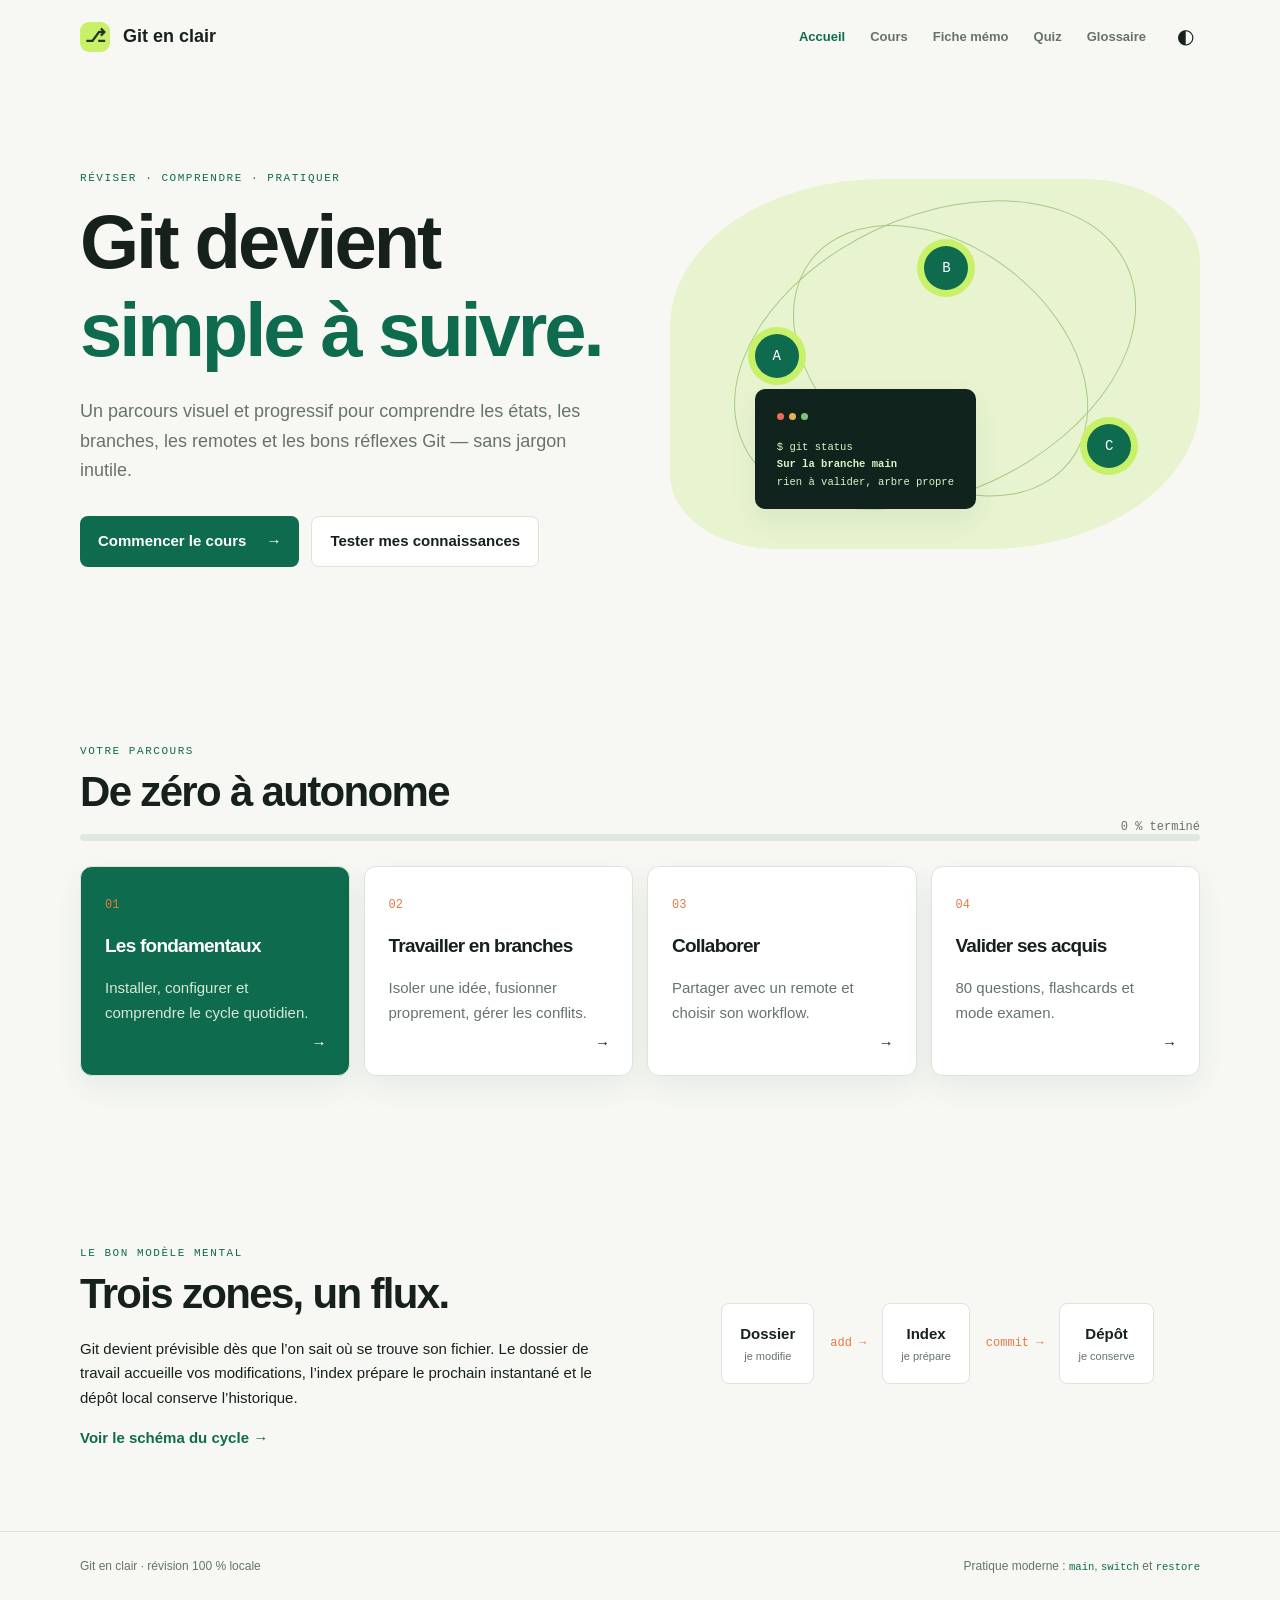
<file: index.html>
<!doctype html>
<html lang="fr">
<head>
  <meta charset="utf-8">
  <meta name="viewport" content="width=device-width, initial-scale=1">
  <meta name="description" content="Git en clair : cours, mémo, quiz et glossaire pour réviser efficacement.">
  <title>Git en clair — Accueil</title>
  <link rel="stylesheet" href="css/style.css">
</head>
<body data-page="accueil">
  <header class="site-header">
    <a class="brand" href="index.html"><span class="brand-mark">⎇</span> Git en clair</a>
    <button class="menu-toggle" aria-label="Ouvrir le menu" aria-expanded="false">☰</button>
    <nav class="main-nav" aria-label="Navigation principale">
      <a href="index.html" aria-current="page">Accueil</a><a href="cours.html">Cours</a><a href="memo.html">Fiche mémo</a><a href="quiz.html">Quiz</a><a href="glossaire.html">Glossaire</a>
      <button class="theme-toggle" type="button" aria-label="Activer le mode sombre">◐</button>
    </nav>
  </header>
  <main>
    <section class="hero container">
      <div class="hero-copy">
        <p class="eyebrow">RÉVISER · COMPRENDRE · PRATIQUER</p>
        <h1>Git devient<br><span class="accent">simple à suivre.</span></h1>
        <p class="lead">Un parcours visuel et progressif pour comprendre les états, les branches, les remotes et les bons réflexes Git — sans jargon inutile.</p>
        <div class="actions"><a class="button primary" href="cours.html">Commencer le cours <span>→</span></a><a class="button secondary" href="quiz.html">Tester mes connaissances</a></div>
      </div>
      <div class="hero-visual" aria-label="Schéma du cycle Git">
        <div class="orbit orbit-one"></div><div class="orbit orbit-two"></div>
        <div class="commit-node node-a">A</div><div class="commit-node node-b">B</div><div class="commit-node node-c">C</div>
        <div class="hero-terminal"><span class="terminal-dot red"></span><span class="terminal-dot yellow"></span><span class="terminal-dot green"></span><code>$ git status<br><b>Sur la branche main</b><br>rien à valider, arbre propre</code></div>
      </div>
    </section>
    <section class="container section">
      <div class="section-heading"><div><p class="eyebrow">VOTRE PARCOURS</p><h2>De zéro à autonome</h2></div><span class="progress-label" id="home-progress-text">0 % terminé</span></div>
      <div class="progress-bar"><span id="home-progress-bar"></span></div>
      <div class="path-grid">
        <a class="path-card featured" href="cours.html#configurer"><span class="path-number">01</span><h3>Les fondamentaux</h3><p>Installer, configurer et comprendre le cycle quotidien.</p><span class="card-arrow">→</span></a>
        <a class="path-card" href="cours.html#branches"><span class="path-number">02</span><h3>Travailler en branches</h3><p>Isoler une idée, fusionner proprement, gérer les conflits.</p><span class="card-arrow">→</span></a>
        <a class="path-card" href="cours.html#synchroniser"><span class="path-number">03</span><h3>Collaborer</h3><p>Partager avec un remote et choisir son workflow.</p><span class="card-arrow">→</span></a>
        <a class="path-card" href="quiz.html"><span class="path-number">04</span><h3>Valider ses acquis</h3><p>80 questions, flashcards et mode examen.</p><span class="card-arrow">→</span></a>
      </div>
    </section>
    <section class="container section split-feature">
      <div><p class="eyebrow">LE BON MODÈLE MENTAL</p><h2>Trois zones, un flux.</h2><p>Git devient prévisible dès que l’on sait où se trouve son fichier. Le dossier de travail accueille vos modifications, l’index prépare le prochain instantané et le dépôt local conserve l’historique.</p><a class="text-link" href="cours.html#cycle">Voir le schéma du cycle →</a></div>
      <div class="mini-flow"><div><strong>Dossier</strong><small>je modifie</small></div><i>add →</i><div><strong>Index</strong><small>je prépare</small></div><i>commit →</i><div><strong>Dépôt</strong><small>je conserve</small></div></div>
    </section>
  </main>
  <footer class="site-footer"><div class="container footer-inner"><span>Git en clair · révision 100 % locale</span><span>Pratique moderne : <code>main</code>, <code>switch</code> et <code>restore</code></span></div></footer>
  <script src="js/app.js"></script>
</body>
</html>
</file>
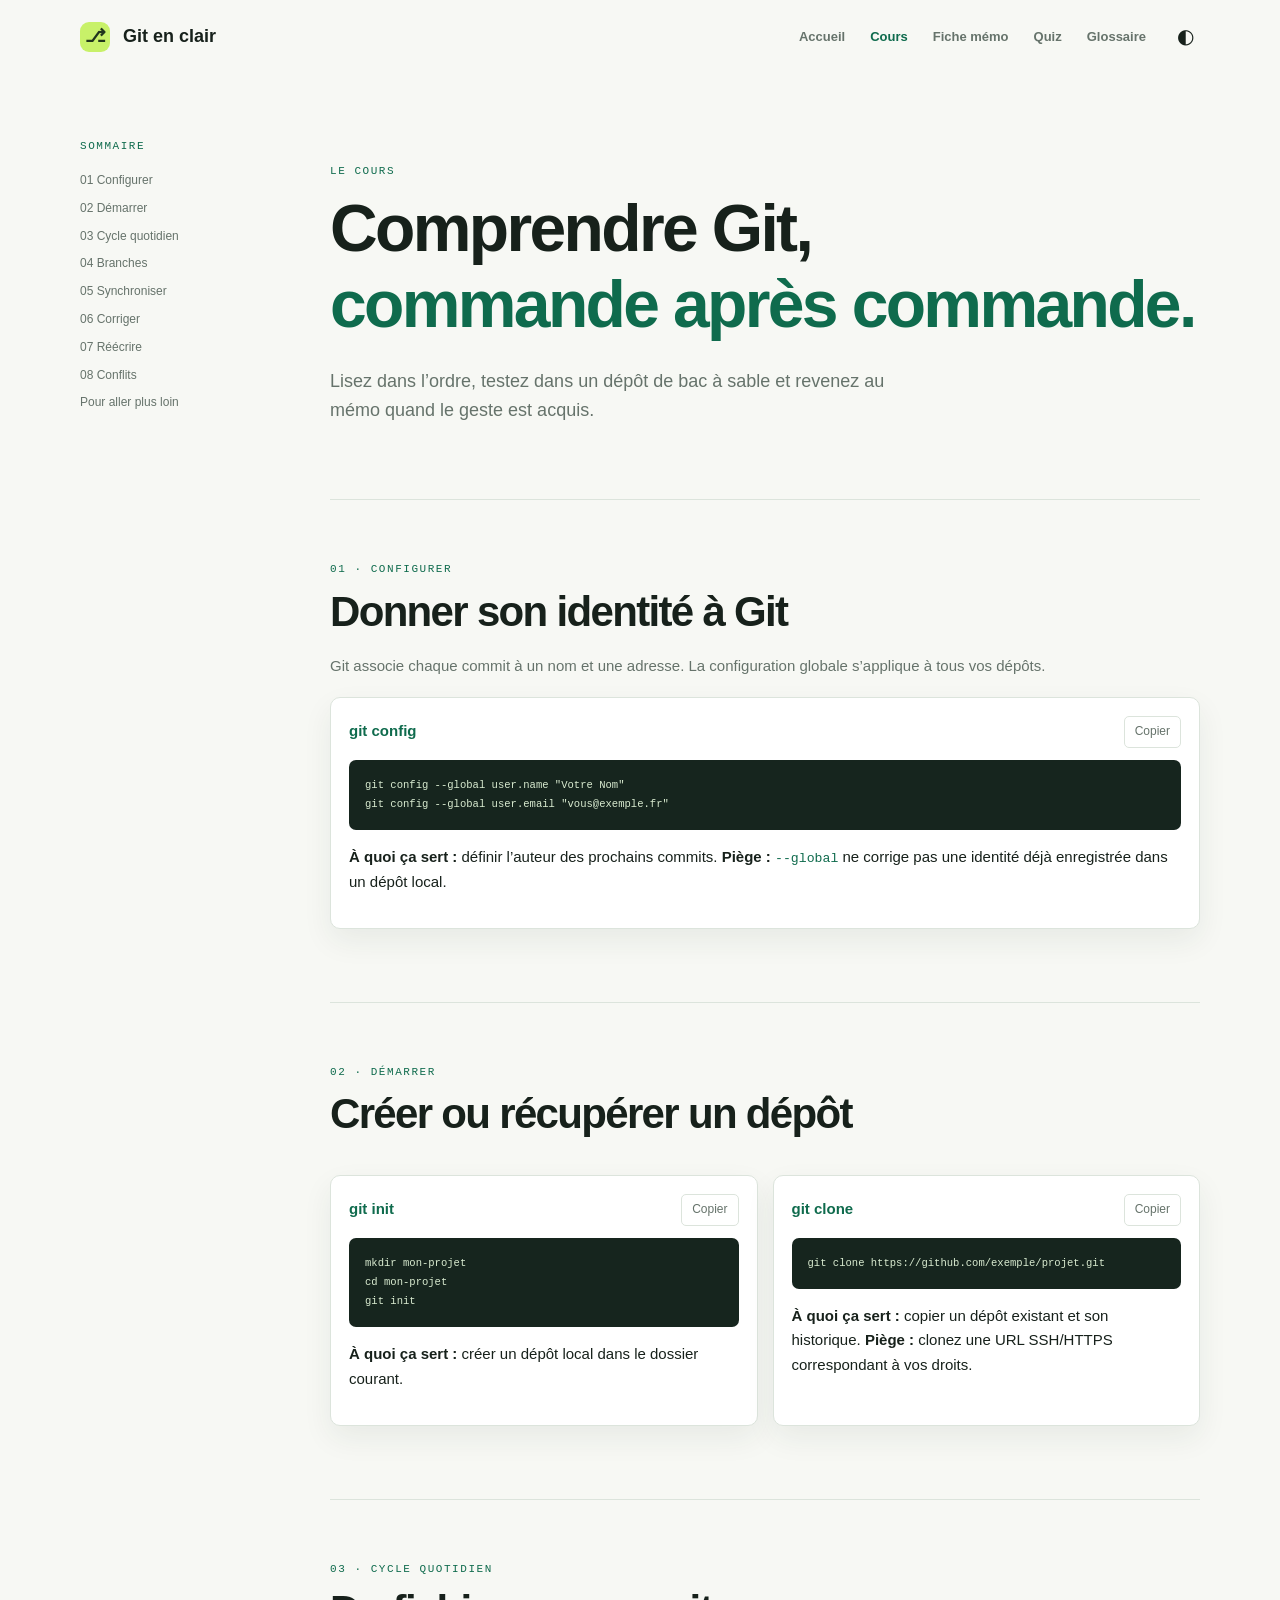
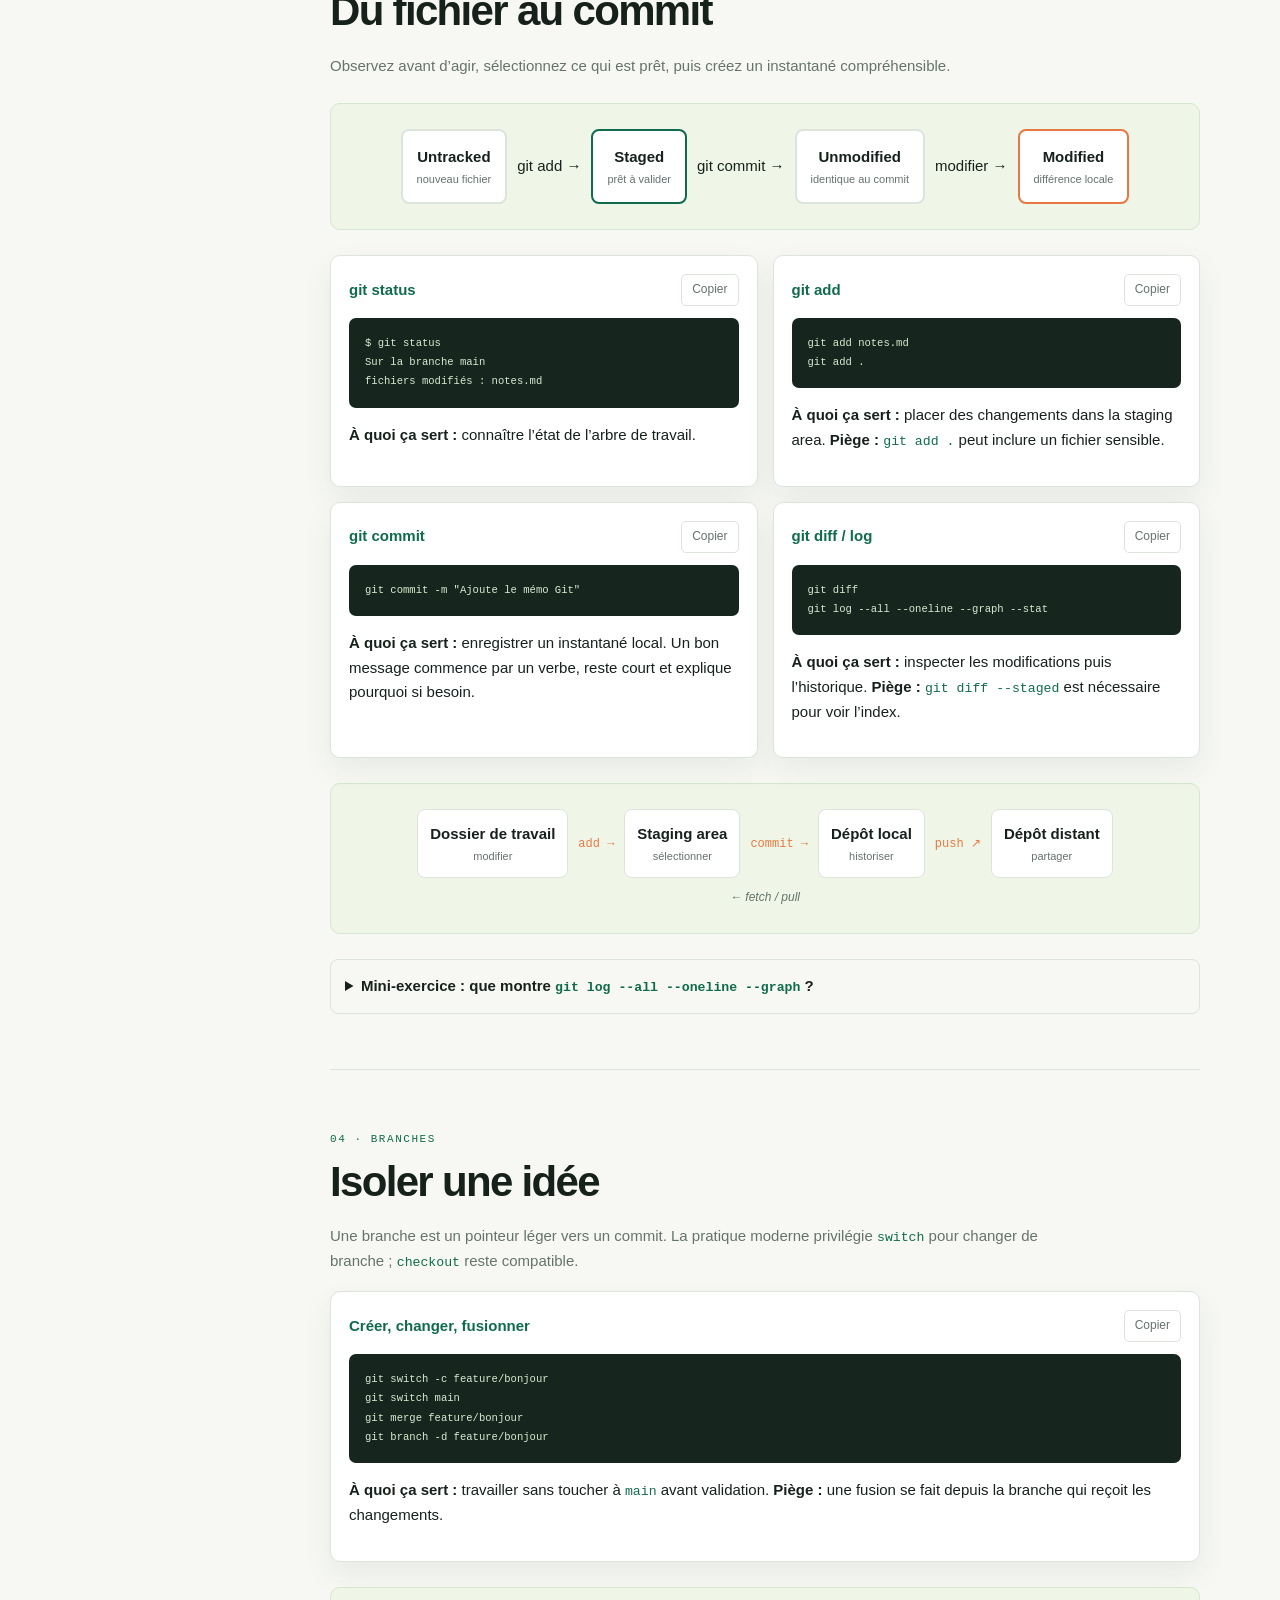
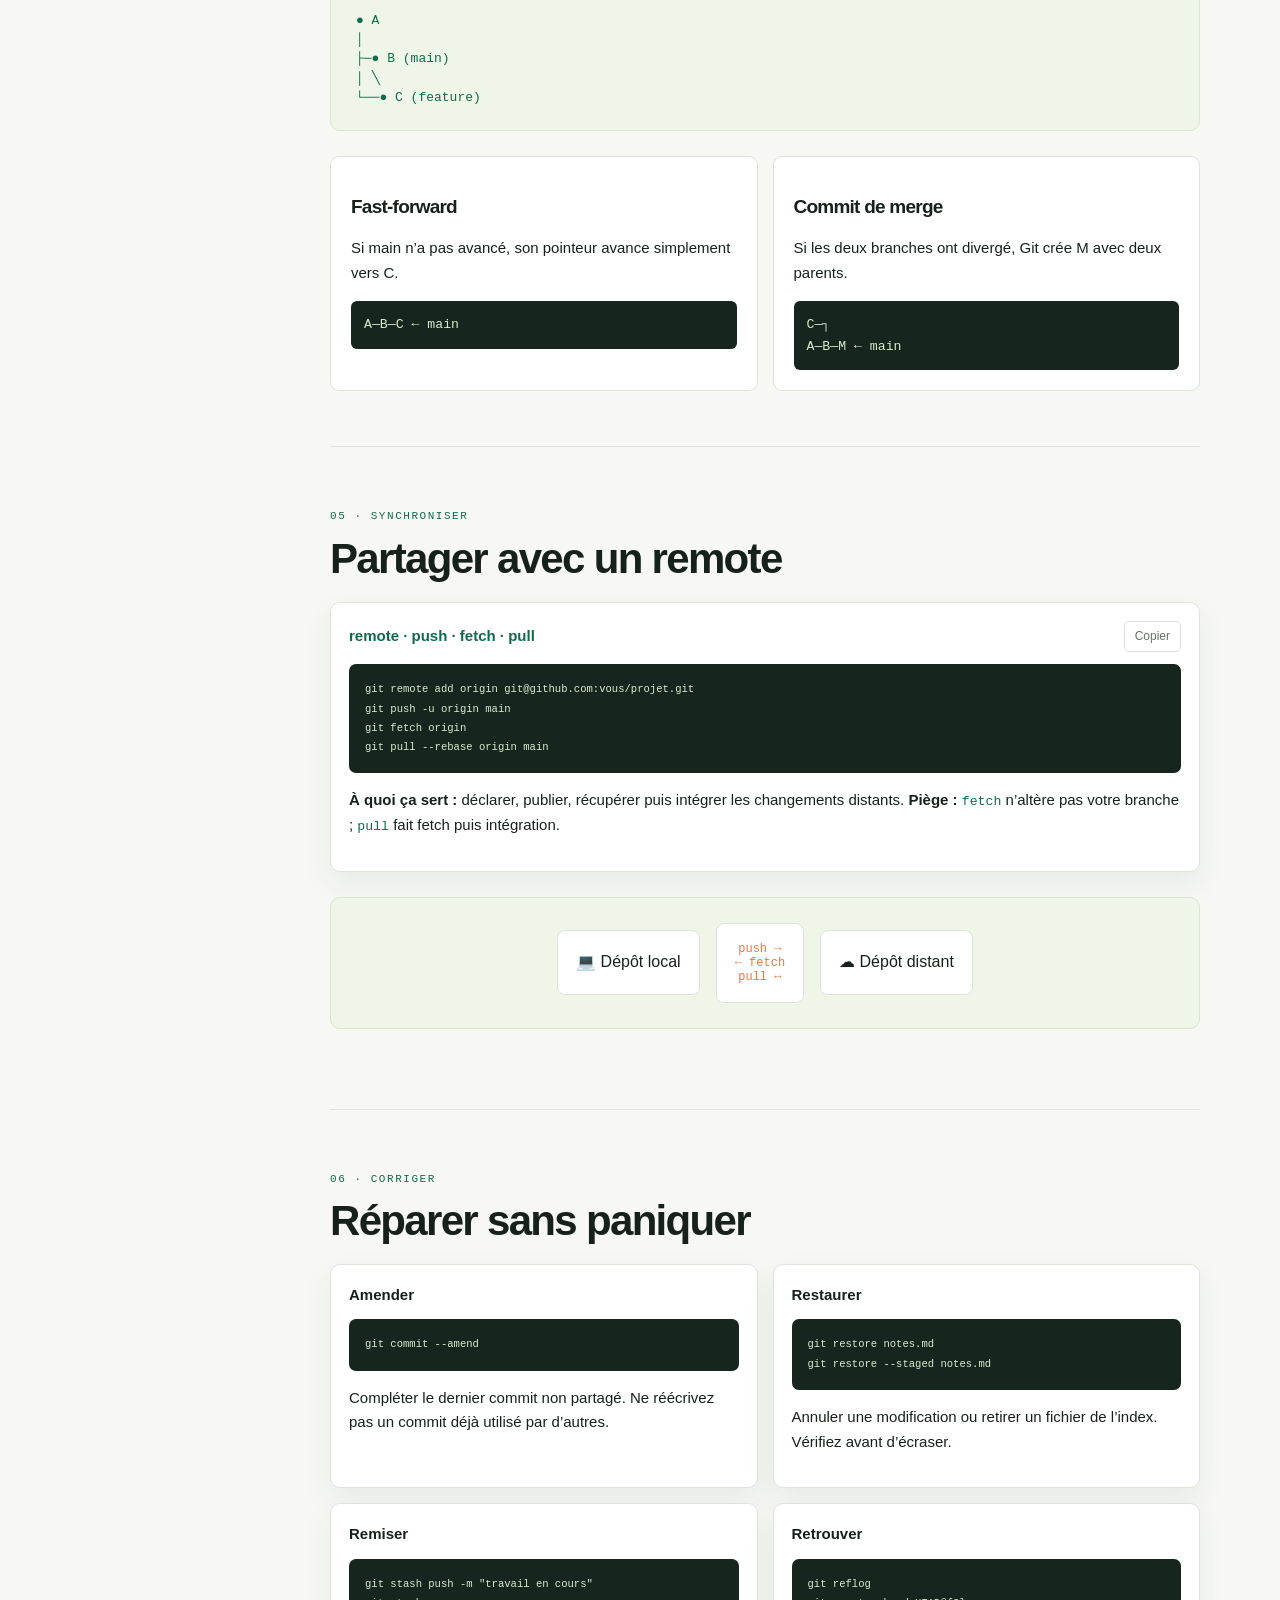
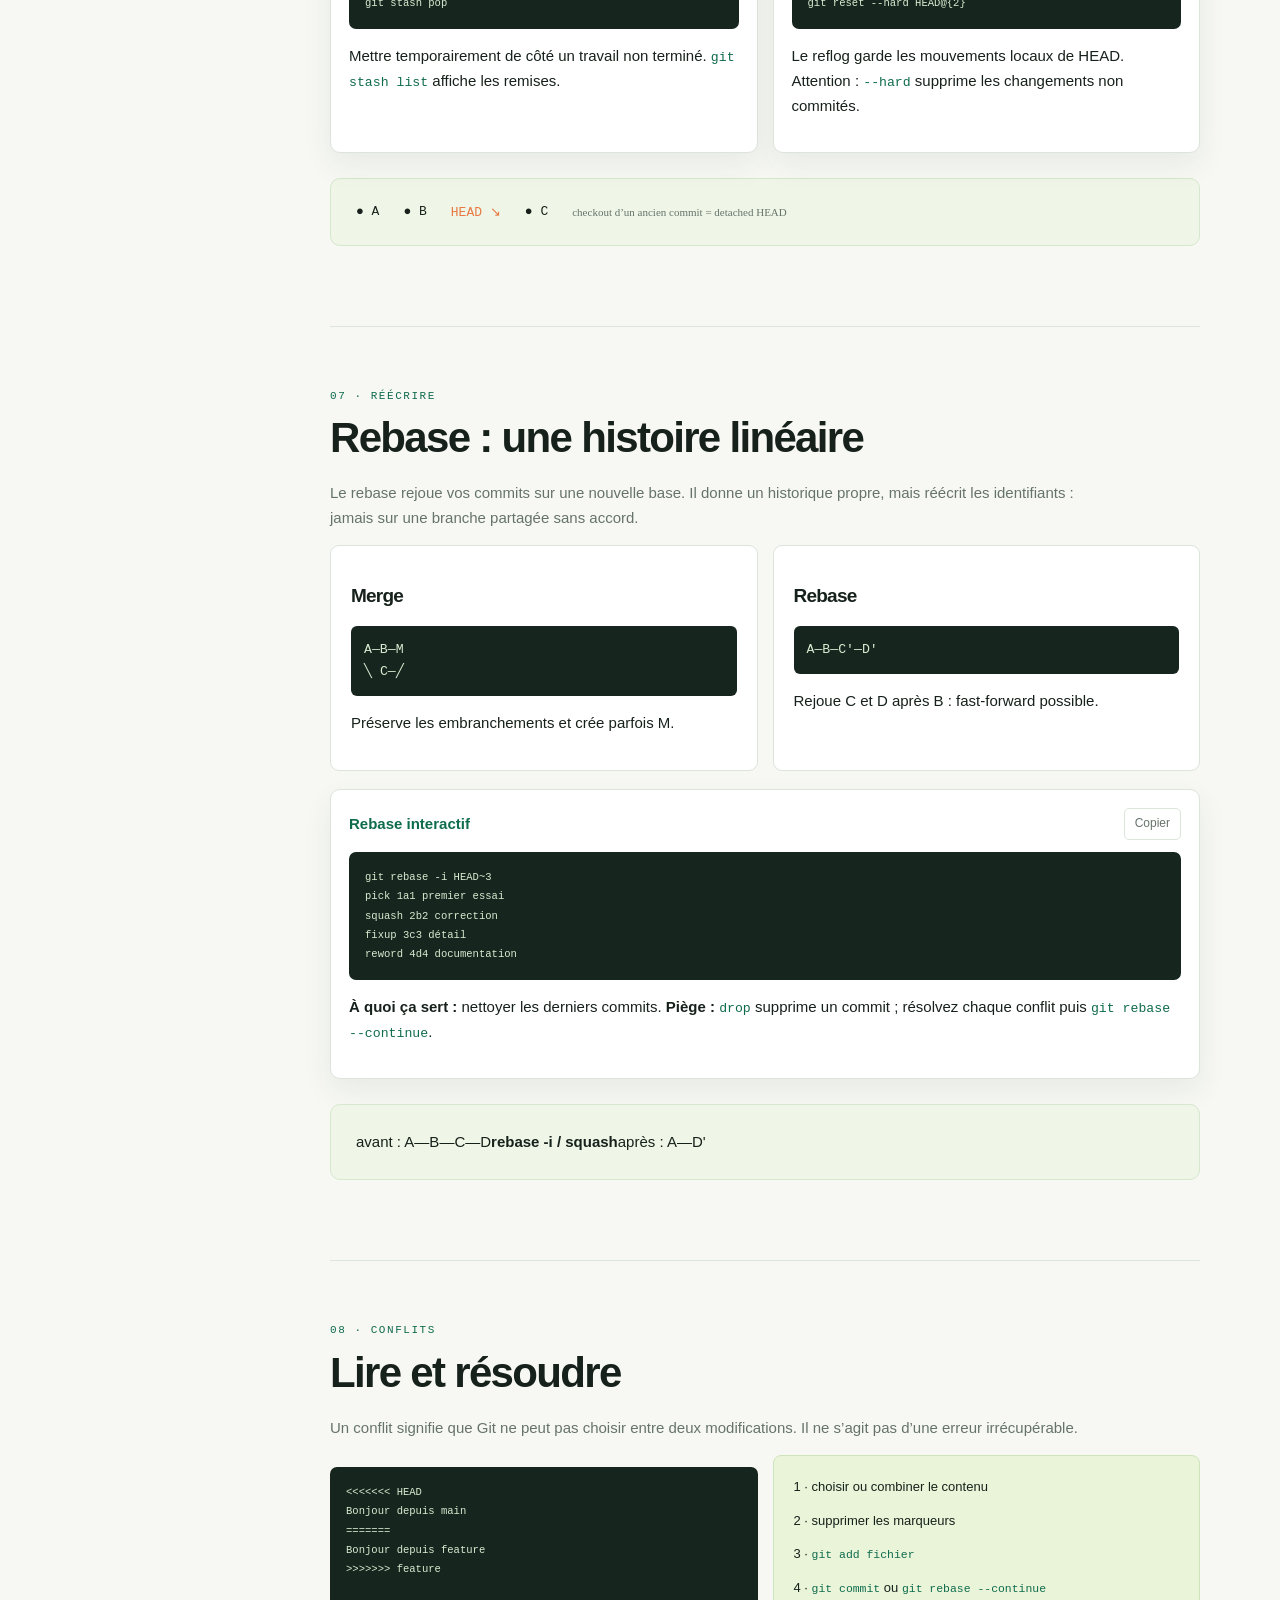
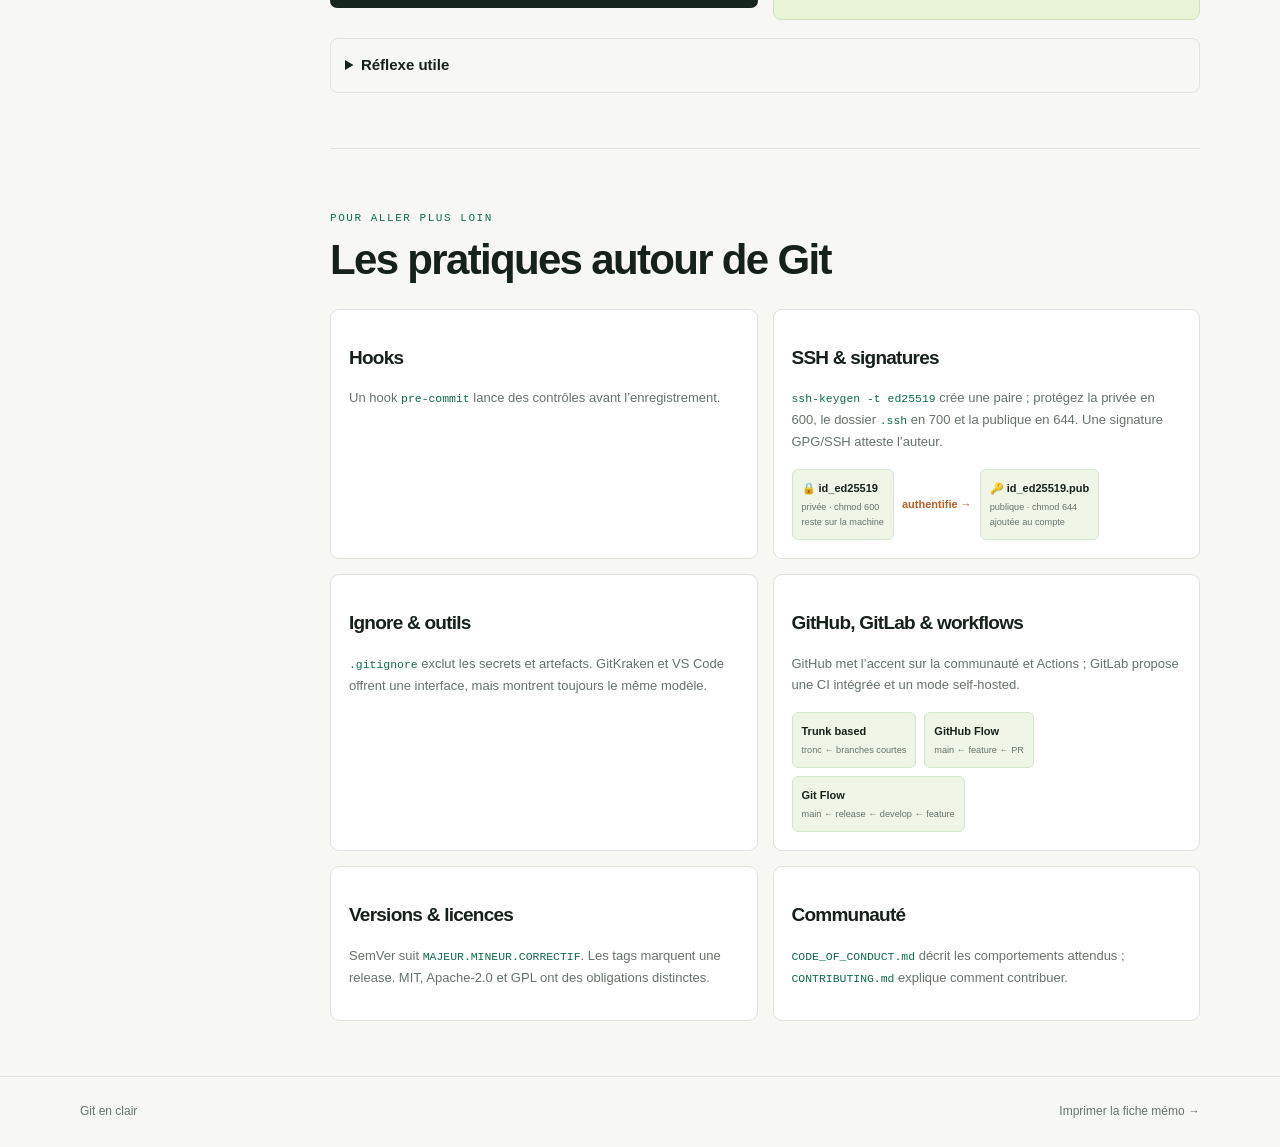
<file: cours.html>
<!doctype html>
<html lang="fr">
<head><meta charset="utf-8"><meta name="viewport" content="width=device-width, initial-scale=1"><meta name="description" content="Cours Git progressif avec exemples et schémas."><title>Git en clair — Cours</title><link rel="stylesheet" href="css/style.css"></head>
<body data-page="cours">
  <header class="site-header"><a class="brand" href="index.html"><span class="brand-mark">⎇</span> Git en clair</a><button class="menu-toggle" aria-label="Ouvrir le menu" aria-expanded="false">☰</button><nav class="main-nav" aria-label="Navigation principale"><a href="index.html">Accueil</a><a href="cours.html" aria-current="page">Cours</a><a href="memo.html">Fiche mémo</a><a href="quiz.html">Quiz</a><a href="glossaire.html">Glossaire</a><button class="theme-toggle" type="button" aria-label="Activer le mode sombre">◐</button></nav></header>
  <main class="container course-layout"><aside class="toc"><p class="eyebrow">SOMMAIRE</p><a href="#configurer">01 Configurer</a><a href="#demarrer">02 Démarrer</a><a href="#cycle">03 Cycle quotidien</a><a href="#branches">04 Branches</a><a href="#synchroniser">05 Synchroniser</a><a href="#corriger">06 Corriger</a><a href="#rebase">07 Réécrire</a><a href="#conflits">08 Conflits</a><a href="#plus-loin">Pour aller plus loin</a></aside>
    <article class="course"><div class="page-intro"><p class="eyebrow">LE COURS</p><h1>Comprendre Git,<br><span class="accent">commande après commande.</span></h1><p class="lead">Lisez dans l’ordre, testez dans un dépôt de bac à sable et revenez au mémo quand le geste est acquis.</p></div>
      <section id="configurer" class="chapter"><span class="chapter-tag">01 · CONFIGURER</span><h2>Donner son identité à Git</h2><p>Git associe chaque commit à un nom et une adresse. La configuration globale s’applique à tous vos dépôts.</p><div class="command-card"><div class="command-head"><b>git config</b><button class="copy" data-copy="git config --global user.name &quot;Votre Nom&quot;&#10;git config --global user.email &quot;vous@exemple.fr&quot;">Copier</button></div><pre><code>git config --global user.name "Votre Nom"
git config --global user.email "vous@exemple.fr"</code></pre><p class="syntax"><b>À quoi ça sert :</b> définir l’auteur des prochains commits. <b>Piège :</b> <code>--global</code> ne corrige pas une identité déjà enregistrée dans un dépôt local.</p></div></section>
      <section id="demarrer" class="chapter"><span class="chapter-tag">02 · DÉMARRER</span><h2>Créer ou récupérer un dépôt</h2><div class="two-col"><div class="command-card"><div class="command-head"><b>git init</b><button class="copy" data-copy="git init mon-projet">Copier</button></div><pre><code>mkdir mon-projet
cd mon-projet
git init</code></pre><p><b>À quoi ça sert :</b> créer un dépôt local dans le dossier courant.</p></div><div class="command-card"><div class="command-head"><b>git clone</b><button class="copy" data-copy="git clone https://github.com/exemple/projet.git">Copier</button></div><pre><code>git clone https://github.com/exemple/projet.git</code></pre><p><b>À quoi ça sert :</b> copier un dépôt existant et son historique. <b>Piège :</b> clonez une URL SSH/HTTPS correspondant à vos droits.</p></div></div></section>
      <section id="cycle" class="chapter"><span class="chapter-tag">03 · CYCLE QUOTIDIEN</span><h2>Du fichier au commit</h2><p>Observez avant d’agir, sélectionnez ce qui est prêt, puis créez un instantané compréhensible.</p><div class="status-diagram" role="img" aria-label="Untracked devient staged avec git add, puis unmodified avec git commit, et modified après une nouvelle modification"><div class="state"><b>Untracked</b><small>nouveau fichier</small></div><span>git add →</span><div class="state active"><b>Staged</b><small>prêt à valider</small></div><span>git commit →</span><div class="state"><b>Unmodified</b><small>identique au commit</small></div><span>modifier →</span><div class="state warning"><b>Modified</b><small>différence locale</small></div></div>
        <div class="command-grid"><div class="command-card"><div class="command-head"><b>git status</b><button class="copy" data-copy="git status">Copier</button></div><pre><code>$ git status
Sur la branche main
fichiers modifiés : notes.md</code></pre><p><b>À quoi ça sert :</b> connaître l’état de l’arbre de travail.</p></div><div class="command-card"><div class="command-head"><b>git add</b><button class="copy" data-copy="git add notes.md">Copier</button></div><pre><code>git add notes.md
git add .</code></pre><p><b>À quoi ça sert :</b> placer des changements dans la staging area. <b>Piège :</b> <code>git add .</code> peut inclure un fichier sensible.</p></div><div class="command-card"><div class="command-head"><b>git commit</b><button class="copy" data-copy="git commit -m &quot;Ajoute le mémo Git&quot;">Copier</button></div><pre><code>git commit -m "Ajoute le mémo Git"</code></pre><p><b>À quoi ça sert :</b> enregistrer un instantané local. Un bon message commence par un verbe, reste court et explique pourquoi si besoin.</p></div><div class="command-card"><div class="command-head"><b>git diff / log</b><button class="copy" data-copy="git diff&#10;git log --all --oneline --graph --stat">Copier</button></div><pre><code>git diff
git log --all --oneline --graph --stat</code></pre><p><b>À quoi ça sert :</b> inspecter les modifications puis l’historique. <b>Piège :</b> <code>git diff --staged</code> est nécessaire pour voir l’index.</p></div></div>
        <div class="flow-diagram" role="img" aria-label="Flux entre dossier de travail, staging area, dépôt local et dépôt distant"><div><b>Dossier de travail</b><small>modifier</small></div><strong>add →</strong><div><b>Staging area</b><small>sélectionner</small></div><strong>commit →</strong><div><b>Dépôt local</b><small>historiser</small></div><strong>push ↗</strong><div><b>Dépôt distant</b><small>partager</small></div><em>← fetch / pull</em></div><details class="exercise"><summary>Mini-exercice : que montre <code>git log --all --oneline --graph</code> ?</summary><p>Les commits de toutes les branches, en une ligne, avec leurs bifurcations. Essayez-le dans un petit dépôt.</p></details></section>
      <section id="branches" class="chapter"><span class="chapter-tag">04 · BRANCHES</span><h2>Isoler une idée</h2><p>Une branche est un pointeur léger vers un commit. La pratique moderne privilégie <code>switch</code> pour changer de branche ; <code>checkout</code> reste compatible.</p><div class="command-card"><div class="command-head"><b>Créer, changer, fusionner</b><button class="copy" data-copy="git switch -c feature/bonjour&#10;git switch main&#10;git merge feature/bonjour&#10;git branch -d feature/bonjour">Copier</button></div><pre><code>git switch -c feature/bonjour
git switch main
git merge feature/bonjour
git branch -d feature/bonjour</code></pre><p><b>À quoi ça sert :</b> travailler sans toucher à <code>main</code> avant validation. <b>Piège :</b> une fusion se fait depuis la branche qui reçoit les changements.</p></div><div class="git-graph" role="img" aria-label="Historique avec une branche feature"><span>● A</span><span>│</span><span>├─● B (main)</span><span>│ ╲</span><span>└──● C (feature)</span></div><div class="merge-compare"><div><h3>Fast-forward</h3><p>Si main n’a pas avancé, son pointeur avance simplement vers C.</p><code>A—B—C ← main</code></div><div><h3>Commit de merge</h3><p>Si les deux branches ont divergé, Git crée M avec deux parents.</p><code>  C—┐<br>A—B—M ← main</code></div></div></section>
      <section id="synchroniser" class="chapter"><span class="chapter-tag">05 · SYNCHRONISER</span><h2>Partager avec un remote</h2><div class="command-card"><div class="command-head"><b>remote · push · fetch · pull</b><button class="copy" data-copy="git remote add origin git@github.com:vous/projet.git&#10;git push -u origin main&#10;git fetch origin&#10;git pull --rebase origin main">Copier</button></div><pre><code>git remote add origin git@github.com:vous/projet.git
git push -u origin main
git fetch origin
git pull --rebase origin main</code></pre><p><b>À quoi ça sert :</b> déclarer, publier, récupérer puis intégrer les changements distants. <b>Piège :</b> <code>fetch</code> n’altère pas votre branche ; <code>pull</code> fait fetch puis intégration.</p></div><div class="remote-diagram" role="img" aria-label="Échanges entre dépôt local et dépôt distant"><div>💻 Dépôt local</div><div class="arrows">push →<br>← fetch<br>pull ↔</div><div>☁ Dépôt distant</div></div></section>
      <section id="corriger" class="chapter"><span class="chapter-tag">06 · CORRIGER</span><h2>Réparer sans paniquer</h2><div class="command-grid"><div class="command-card"><b>Amender</b><pre><code>git commit --amend</code></pre><p>Compléter le dernier commit non partagé. Ne réécrivez pas un commit déjà utilisé par d’autres.</p></div><div class="command-card"><b>Restaurer</b><pre><code>git restore notes.md
git restore --staged notes.md</code></pre><p>Annuler une modification ou retirer un fichier de l’index. Vérifiez avant d’écraser.</p></div><div class="command-card"><b>Remiser</b><pre><code>git stash push -m "travail en cours"
git stash pop</code></pre><p>Mettre temporairement de côté un travail non terminé. <code>git stash list</code> affiche les remises.</p></div><div class="command-card"><b>Retrouver</b><pre><code>git reflog
git reset --hard HEAD@{2}</code></pre><p>Le reflog garde les mouvements locaux de HEAD. Attention : <code>--hard</code> supprime les changements non commités.</p></div></div><div class="head-diagram" role="img" aria-label="HEAD se déplace sur un ancien commit"><span>● A</span><span>● B</span><span class="head">HEAD ↘</span><span>● C</span><small>checkout d’un ancien commit = detached HEAD</small></div></section>
      <section id="rebase" class="chapter"><span class="chapter-tag">07 · RÉÉCRIRE</span><h2>Rebase : une histoire linéaire</h2><p>Le rebase rejoue vos commits sur une nouvelle base. Il donne un historique propre, mais réécrit les identifiants : jamais sur une branche partagée sans accord.</p><div class="rebase-compare"><div><h3>Merge</h3><code>A—B—M<br>╲ C—╱</code><p>Préserve les embranchements et crée parfois M.</p></div><div><h3>Rebase</h3><code>A—B—C'—D'</code><p>Rejoue C et D après B : fast-forward possible.</p></div></div><div class="command-card"><div class="command-head"><b>Rebase interactif</b><button class="copy" data-copy="git rebase -i HEAD~3">Copier</button></div><pre><code>git rebase -i HEAD~3
pick 1a1 premier essai
squash 2b2 correction
fixup 3c3 détail
reword 4d4 documentation</code></pre><p><b>À quoi ça sert :</b> nettoyer les derniers commits. <b>Piège :</b> <code>drop</code> supprime un commit ; résolvez chaque conflit puis <code>git rebase --continue</code>.</p></div><div class="squash-diagram" role="img" aria-label="Trois commits regroupés en un"><span>avant : A—B—C—D</span><b>rebase -i / squash</b><span>après : A—D'</span></div></section>
      <section id="conflits" class="chapter"><span class="chapter-tag">08 · CONFLITS</span><h2>Lire et résoudre</h2><p>Un conflit signifie que Git ne peut pas choisir entre deux modifications. Il ne s’agit pas d’une erreur irrécupérable.</p><div class="conflict-box"><pre><code>&lt;&lt;&lt;&lt;&lt;&lt;&lt; HEAD
Bonjour depuis main
=======
Bonjour depuis feature
&gt;&gt;&gt;&gt;&gt;&gt;&gt; feature</code></pre><div class="conflict-result"><span>1 · choisir ou combiner le contenu</span><span>2 · supprimer les marqueurs</span><span>3 · <code>git add fichier</code></span><span>4 · <code>git commit</code> ou <code>git rebase --continue</code></span></div></div><details class="exercise"><summary>Réflexe utile</summary><p>Après résolution, lancez les tests, <code>git diff --check</code>, puis seulement la commande de finalisation.</p></details></section>
      <section id="plus-loin" class="chapter further"><span class="chapter-tag">POUR ALLER PLUS LOIN</span><h2>Les pratiques autour de Git</h2><div class="topic-list"><article><h3>Hooks</h3><p>Un hook <code>pre-commit</code> lance des contrôles avant l’enregistrement.</p></article><article><h3>SSH & signatures</h3><p><code>ssh-keygen -t ed25519</code> crée une paire ; protégez la privée en 600, le dossier <code>.ssh</code> en 700 et la publique en 644. Une signature GPG/SSH atteste l’auteur.</p><div class="ssh-diagram" role="img" aria-label="Paire de clés SSH : la clé privée reste sur la machine, la clé publique est envoyée au service"><div><b>🔒 id_ed25519</b><small>privée · chmod 600<br>reste sur la machine</small></div><strong>authentifie →</strong><div><b>🔑 id_ed25519.pub</b><small>publique · chmod 644<br>ajoutée au compte</small></div></div></article><article><h3>Ignore & outils</h3><p><code>.gitignore</code> exclut les secrets et artefacts. GitKraken et VS Code offrent une interface, mais montrent toujours le même modèle.</p></article><article><h3>GitHub, GitLab & workflows</h3><p>GitHub met l’accent sur la communauté et Actions ; GitLab propose une CI intégrée et un mode self-hosted.</p><div class="workflow-diagram" role="img" aria-label="Comparaison des workflows trunk based, GitHub Flow et Git Flow"><div><b>Trunk based</b><small>tronc ← branches courtes</small></div><div><b>GitHub Flow</b><small>main ← feature ← PR</small></div><div><b>Git Flow</b><small>main ← release ← develop ← feature</small></div></div></article><article><h3>Versions & licences</h3><p>SemVer suit <code>MAJEUR.MINEUR.CORRECTIF</code>. Les tags marquent une release. MIT, Apache-2.0 et GPL ont des obligations distinctes.</p></article><article><h3>Communauté</h3><p><code>CODE_OF_CONDUCT.md</code> décrit les comportements attendus ; <code>CONTRIBUTING.md</code> explique comment contribuer.</p></article></div></section>
    </article>
  </main>
  <footer class="site-footer"><div class="container footer-inner"><span>Git en clair</span><a href="memo.html">Imprimer la fiche mémo →</a></div></footer><script src="js/app.js"></script>
</body></html>
</file>
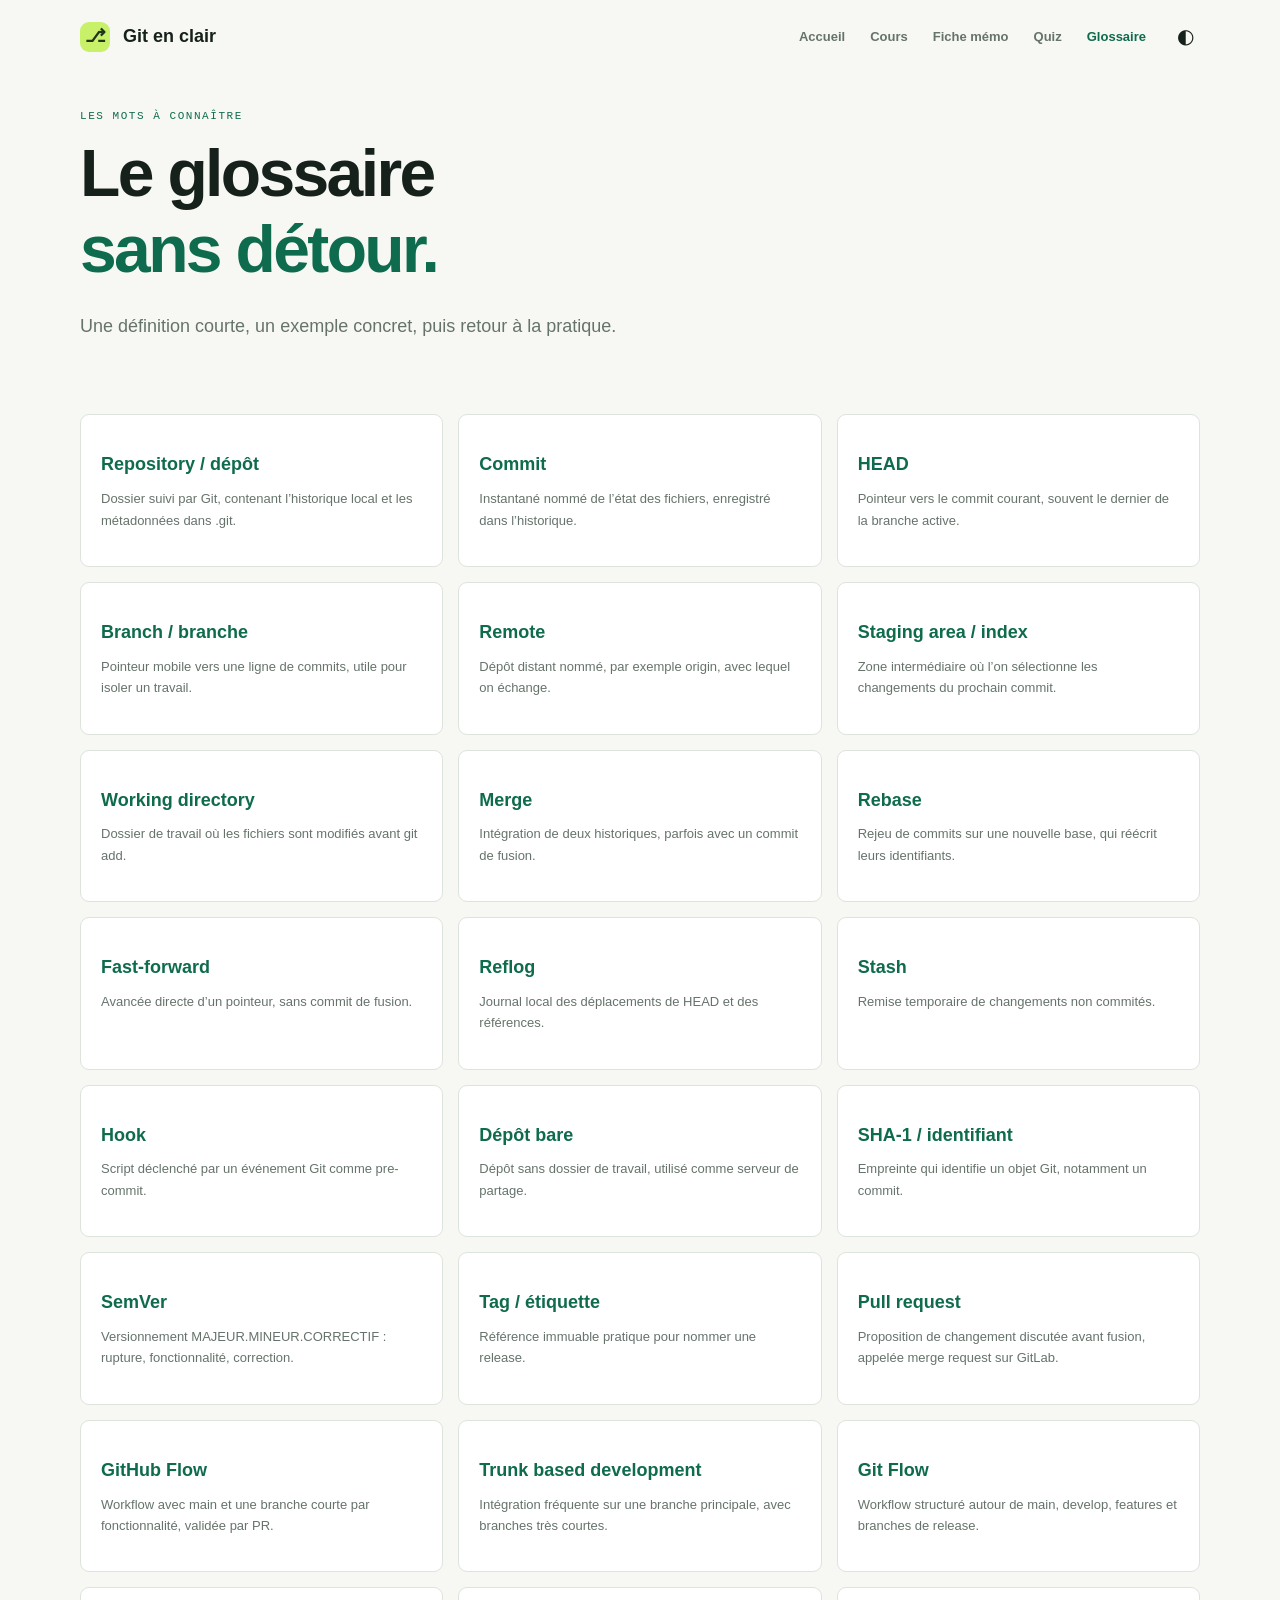
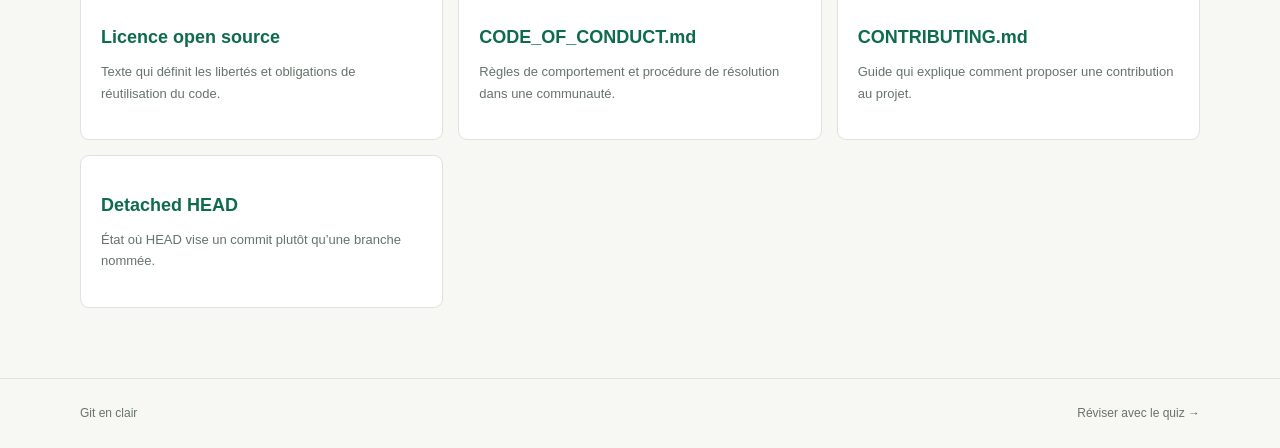
<file: glossaire.html>
<!doctype html>
<html lang="fr"><head><meta charset="utf-8"><meta name="viewport" content="width=device-width, initial-scale=1"><meta name="description" content="Glossaire des termes Git essentiels."><title>Git en clair — Glossaire</title><link rel="stylesheet" href="css/style.css"></head>
<body data-page="glossaire"><header class="site-header"><a class="brand" href="index.html"><span class="brand-mark">⎇</span> Git en clair</a><button class="menu-toggle" aria-label="Ouvrir le menu" aria-expanded="false">☰</button><nav class="main-nav" aria-label="Navigation principale"><a href="index.html">Accueil</a><a href="cours.html">Cours</a><a href="memo.html">Fiche mémo</a><a href="quiz.html">Quiz</a><a href="glossaire.html" aria-current="page">Glossaire</a><button class="theme-toggle" type="button" aria-label="Activer le mode sombre">◐</button></nav></header><main class="container"><div class="page-intro"><p class="eyebrow">LES MOTS À CONNAÎTRE</p><h1>Le glossaire<br><span class="accent">sans détour.</span></h1><p class="lead">Une définition courte, un exemple concret, puis retour à la pratique.</p></div><div id="glossary-list" class="glossary-grid"></div></main><footer class="site-footer"><div class="container footer-inner"><span>Git en clair</span><a href="quiz.html">Réviser avec le quiz →</a></div></footer><script src="js/app.js"></script><script src="js/glossaire.js"></script></body></html>
</file>
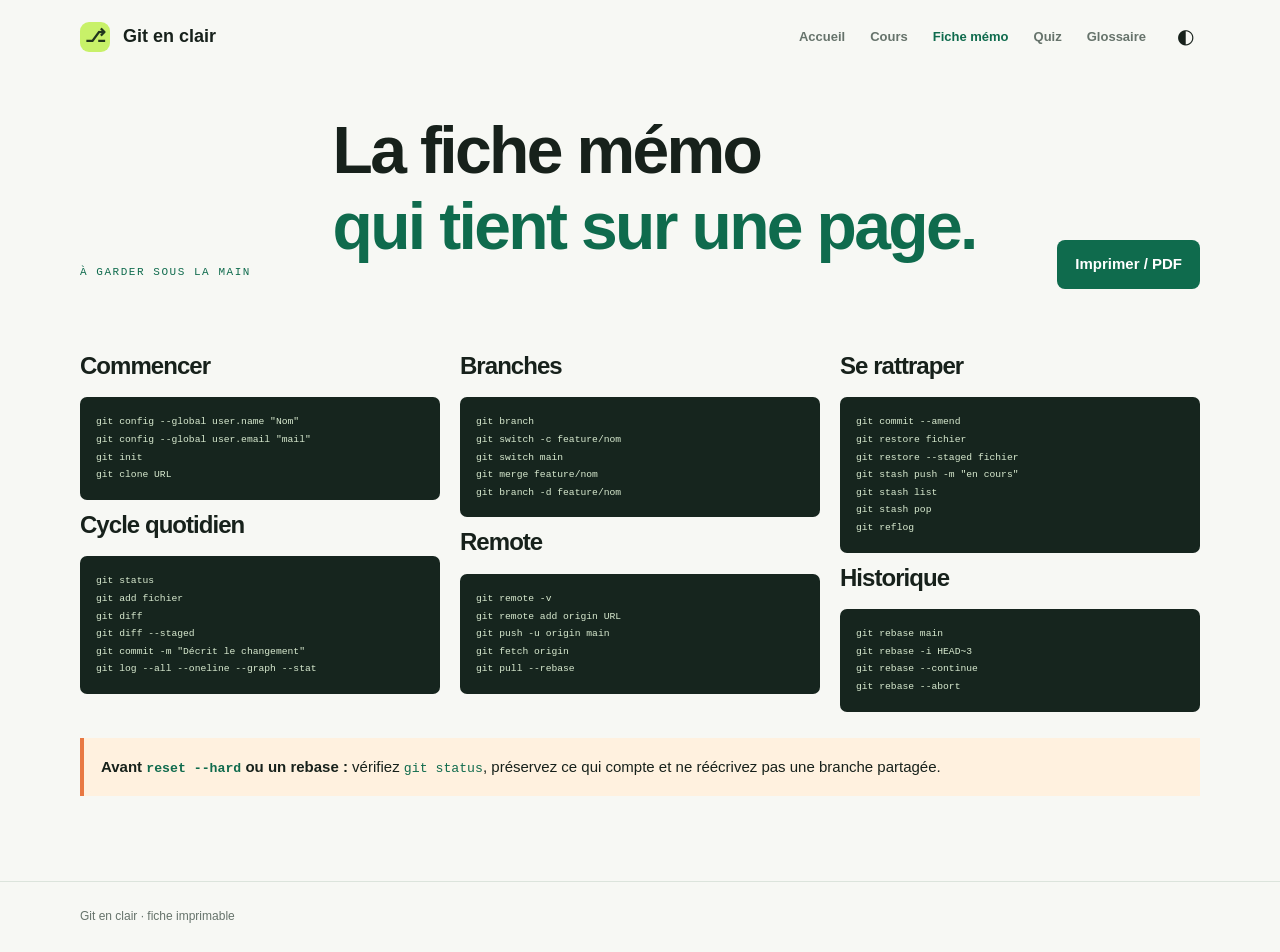
<file: memo.html>
<!doctype html>
<html lang="fr"><head><meta charset="utf-8"><meta name="viewport" content="width=device-width, initial-scale=1"><title>Git en clair — Fiche mémo</title><link rel="stylesheet" href="css/style.css"><link rel="stylesheet" href="css/print.css" media="print"></head>
<body data-page="memo"><header class="site-header"><a class="brand" href="index.html"><span class="brand-mark">⎇</span> Git en clair</a><button class="menu-toggle" aria-label="Ouvrir le menu" aria-expanded="false">☰</button><nav class="main-nav" aria-label="Navigation principale"><a href="index.html">Accueil</a><a href="cours.html">Cours</a><a href="memo.html" aria-current="page">Fiche mémo</a><a href="quiz.html">Quiz</a><a href="glossaire.html">Glossaire</a><button class="theme-toggle" type="button" aria-label="Activer le mode sombre">◐</button></nav></header><main class="container memo-page"><div class="page-intro memo-intro"><p class="eyebrow">À GARDER SOUS LA MAIN</p><h1>La fiche mémo<br><span class="accent">qui tient sur une page.</span></h1><button class="button primary no-print" onclick="window.print()">Imprimer / PDF</button></div><div class="memo-grid"><section><h2>Commencer</h2><pre><code>git config --global user.name "Nom"
git config --global user.email "mail"
git init
git clone URL</code></pre><h2>Cycle quotidien</h2><pre><code>git status
git add fichier
git diff
git diff --staged
git commit -m "Décrit le changement"
git log --all --oneline --graph --stat</code></pre></section><section><h2>Branches</h2><pre><code>git branch
git switch -c feature/nom
git switch main
git merge feature/nom
git branch -d feature/nom</code></pre><h2>Remote</h2><pre><code>git remote -v
git remote add origin URL
git push -u origin main
git fetch origin
git pull --rebase</code></pre></section><section><h2>Se rattraper</h2><pre><code>git commit --amend
git restore fichier
git restore --staged fichier
git stash push -m "en cours"
git stash list
git stash pop
git reflog</code></pre><h2>Historique</h2><pre><code>git rebase main
git rebase -i HEAD~3
git rebase --continue
git rebase --abort</code></pre></section></div><p class="memo-warning"><b>Avant <code>reset --hard</code> ou un rebase :</b> vérifiez <code>git status</code>, préservez ce qui compte et ne réécrivez pas une branche partagée.</p></main><footer class="site-footer"><div class="container footer-inner"><span>Git en clair · fiche imprimable</span></div></footer><script src="js/app.js"></script></body></html>
</file>
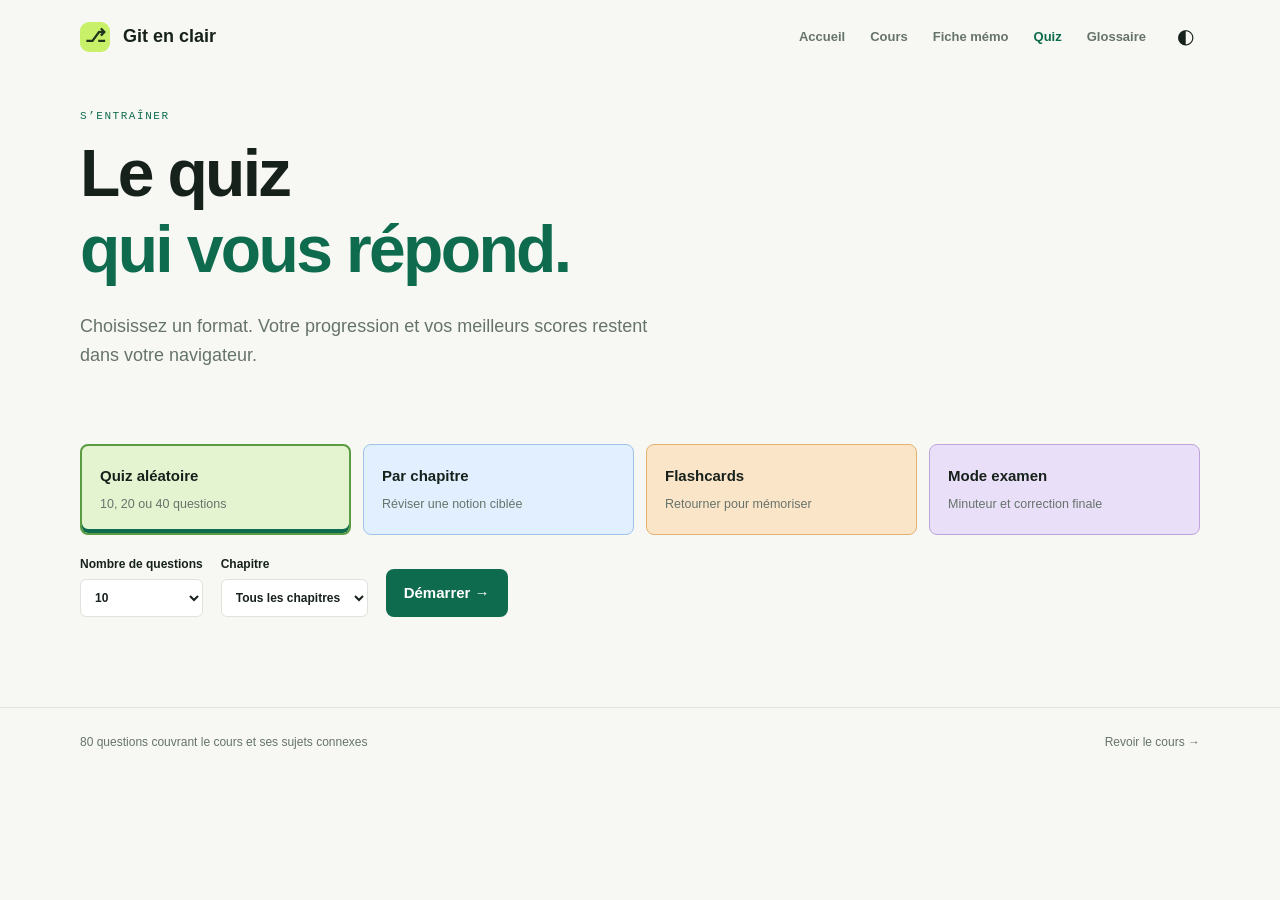
<file: quiz.html>
<!doctype html>
<html lang="fr">
<head>
  <meta charset="utf-8">
  <meta name="viewport" content="width=device-width, initial-scale=1">
  <meta name="description" content="Quiz Git : 80 questions, flashcards et mode examen.">
  <title>Git en clair — Quiz</title>
  <link rel="stylesheet" href="css/style.css">
</head>
<body data-page="quiz">
  <header class="site-header">
    <a class="brand" href="index.html"><span class="brand-mark">⎇</span> Git en clair</a>
    <button class="menu-toggle" aria-label="Ouvrir le menu" aria-expanded="false">☰</button>
    <nav class="main-nav" aria-label="Navigation principale">
      <a href="index.html">Accueil</a>
      <a href="cours.html">Cours</a>
      <a href="memo.html">Fiche mémo</a>
      <a href="quiz.html" aria-current="page">Quiz</a>
      <a href="glossaire.html">Glossaire</a>
      <button class="theme-toggle" type="button" aria-label="Activer le mode sombre">◐</button>
    </nav>
  </header>
  <main class="container quiz-page">
    <div class="page-intro">
      <p class="eyebrow">S’ENTRAÎNER</p>
      <h1>Le quiz<br><span class="accent">qui vous répond.</span></h1>
      <p class="lead">Choisissez un format. Votre progression et vos meilleurs scores restent dans votre navigateur.</p>
    </div>
    <section id="quiz-setup" class="quiz-setup">
      <div class="quiz-options">
        <button class="quiz-mode selected" data-mode="random"><b>Quiz aléatoire</b><small>10, 20 ou 40 questions</small></button>
        <button class="quiz-mode" data-mode="chapter"><b>Par chapitre</b><small>Réviser une notion ciblée</small></button>
        <button class="quiz-mode" data-mode="flashcards"><b>Flashcards</b><small>Retourner pour mémoriser</small></button>
        <button class="quiz-mode" data-mode="exam"><b>Mode examen</b><small>Minuteur et correction finale</small></button>
      </div>
      <div id="setup-controls" class="setup-controls">
        <label>Nombre de questions <select id="question-count"><option>10</option><option>20</option><option>40</option></select></label>
        <label>Chapitre <select id="chapter-select"><option value="all">Tous les chapitres</option></select></label>
        <button id="start-quiz" class="button primary" type="button">Démarrer →</button>
      </div>
    </section>
    <section id="quiz-area" class="quiz-area hidden">
      <div class="quiz-top"><span id="quiz-counter"></span><span id="quiz-timer"></span></div>
      <div class="progress-bar"><span id="quiz-progress"></span></div>
      <div id="question-card"></div>
      <div class="quiz-actions"><button id="next-question" class="button primary" type="button" disabled>Valider la réponse</button></div>
    </section>
    <section id="quiz-result" class="quiz-result hidden"></section>
  </main>
  <footer class="site-footer"><div class="container footer-inner"><span>80 questions couvrant le cours et ses sujets connexes</span><a href="cours.html">Revoir le cours →</a></div></footer>
  <script src="js/app.js"></script>
  <script src="js/quiz.js"></script>
  <script src="js/flashcards.js"></script>
</body>
</html>
</file>
<file: css/style.css>
:root{--ink:#17211b;--muted:#66736b;--paper:#f7f8f4;--card:#fff;--line:#dce4dc;--green:#0f6b4d;--lime:#c8f169;--orange:#e87842;--shadow:0 12px 30px #173a2b12;--mono:'Courier New',monospace}
*{box-sizing:border-box}html{scroll-behavior:smooth}body{margin:0;background:var(--paper);color:var(--ink);font:15px/1.65 Manrope,Arial,sans-serif}a{color:inherit;text-decoration:none}button,select{font:inherit}button{cursor:pointer}code,pre{font-family:var(--mono)}code{font-size:.88em;color:var(--green)}.container{width:min(1120px,calc(100% - 40px));margin:auto}.site-header{height:74px;padding:0 max(20px,calc((100% - 1120px)/2));display:flex;align-items:center;gap:30px;background:var(--paper);position:sticky;top:0;z-index:5;border-bottom:1px solid transparent}.brand{font-weight:800;font-size:18px;white-space:nowrap}.brand-mark{display:inline-grid;place-items:center;background:var(--lime);width:30px;height:30px;border-radius:9px;margin-right:8px;color:#21351d}.main-nav{display:flex;gap:25px;align-items:center;margin-left:auto}.main-nav a{color:var(--muted);font-size:13px;font-weight:700}.main-nav a:hover,.main-nav a[aria-current=page]{color:var(--green)}.theme-toggle,.menu-toggle{background:none;border:0;color:var(--ink);font-size:20px}.menu-toggle{display:none}.hero{min-height:580px;display:grid;grid-template-columns:1fr 1fr;align-items:center;gap:60px}.eyebrow,.chapter-tag{font:500 11px var(--mono);letter-spacing:.14em;color:var(--green)}h1,h2,h3{line-height:1.15;letter-spacing:-.04em}h1{font-size:clamp(42px,6vw,76px);margin:14px 0 24px}h2{font-size:clamp(28px,4vw,42px);margin:8px 0 18px}h3{font-size:19px}.accent{color:var(--green)}.lead{font-size:18px;line-height:1.65;color:var(--muted);max-width:570px}.actions{display:flex;flex-wrap:wrap;gap:12px;margin-top:30px}.button{border:0;border-radius:8px;padding:12px 18px;font-weight:800;display:inline-flex;align-items:center;gap:20px}.primary{background:var(--green);color:white}.primary:hover{background:#084c38}.secondary{border:1px solid var(--line);background:var(--card)}.hero-visual{height:370px;position:relative;background:#e8f4d0;border-radius:40% 22% 40% 20%;overflow:hidden}.orbit{position:absolute;border:1px solid #a8c987;border-radius:50%;left:10%;top:10%;width:80%;height:75%;transform:rotate(-25deg)}.orbit-two{transform:rotate(38deg);left:20%;top:18%;width:62%;height:62%}.commit-node{position:absolute;border-radius:50%;background:var(--green);color:#fff;width:44px;height:44px;display:grid;place-items:center;font:14px var(--mono);box-shadow:0 0 0 7px #c8f169}.node-a{left:16%;top:42%}.node-b{left:48%;top:18%}.node-c{right:13%;bottom:22%}.hero-terminal{position:absolute;bottom:40px;left:16%;background:#10231c;color:#dbf3c7;border-radius:10px;padding:18px 22px;box-shadow:var(--shadow);font-size:12px}.terminal-dot{display:inline-block;width:7px;height:7px;border-radius:50%;margin-right:5px}.red{background:#ec6c58}.yellow{background:#e5b34d}.green{background:#78c878}.hero-terminal code{display:block;color:#dbf3c7;margin-top:12px}.section{padding:80px 0}.section-heading{display:flex;justify-content:space-between;align-items:end}.progress-label{color:var(--muted);font:12px var(--mono)}.progress-bar{height:7px;background:#dfe8df;border-radius:10px;overflow:hidden}.progress-bar span{display:block;height:100%;width:0;background:var(--lime);transition:.3s}.path-grid{display:grid;grid-template-columns:repeat(4,1fr);gap:14px;margin-top:25px}.path-card{background:var(--card);border:1px solid var(--line);padding:24px;border-radius:12px;min-height:210px;position:relative;box-shadow:var(--shadow)}.path-card:hover{transform:translateY(-3px)}.path-card.featured{background:var(--green);color:#fff}.path-number{font:12px var(--mono);color:var(--orange)}.path-card p{color:var(--muted)}.featured p{color:#d7e8d8}.card-arrow{position:absolute;right:22px;bottom:20px}.split-feature{display:grid;grid-template-columns:1fr 1fr;gap:70px;align-items:center}.text-link{color:var(--green);font-weight:800}.mini-flow,.flow-diagram,.remote-diagram{display:flex;align-items:center;justify-content:center;gap:16px;flex-wrap:wrap}.mini-flow>div,.flow-diagram>div,.remote-diagram>div{background:var(--card);border:1px solid var(--line);padding:18px;text-align:center;border-radius:8px}.mini-flow small,.flow-diagram small{display:block;color:var(--muted);font-size:11px}.mini-flow i,.flow-diagram strong{color:var(--orange);font:12px var(--mono)}.site-footer{border-top:1px solid var(--line);padding:25px 0;color:var(--muted);font-size:12px}.footer-inner{display:flex;justify-content:space-between}.course-layout{display:grid;grid-template-columns:190px 1fr;gap:60px;padding-top:55px}.toc{position:sticky;top:100px;height:max-content;display:grid;gap:8px}.toc a{color:var(--muted);font-size:12px}.toc a:hover{color:var(--green)}.page-intro{padding:25px 0 55px}.page-intro h1{font-size:clamp(42px,6vw,66px)}.chapter{border-top:1px solid var(--line);padding:55px 0}.chapter>p{max-width:750px;color:var(--muted)}.command-card{background:var(--card);border:1px solid var(--line);border-radius:10px;padding:18px;margin:18px 0;box-shadow:var(--shadow)}.command-head{display:flex;justify-content:space-between;align-items:center;color:var(--green)}.copy{border:1px solid var(--line);background:transparent;color:var(--muted);border-radius:5px;padding:5px 10px;font-size:12px}.copy.copied{background:var(--lime);color:var(--ink)}pre{background:#16251e;color:#d9ebd0;border-radius:7px;padding:16px;overflow:auto;line-height:1.6;font-size:12px}pre code{color:inherit}.two-col,.command-grid,.topic-list{display:grid;grid-template-columns:repeat(2,1fr);gap:15px}.command-grid .command-card{margin:0}.status-diagram,.flow-diagram,.remote-diagram,.git-graph,.head-diagram,.squash-diagram{background:#eff6e7;border:1px solid #d5e7cc;border-radius:10px;padding:25px;margin:25px 0}.status-diagram{display:flex;align-items:center;justify-content:center;gap:10px;flex-wrap:wrap}.state{background:var(--card);border:2px solid var(--line);padding:14px;border-radius:8px;text-align:center}.state b,.state small{display:block}.state small{font-size:11px;color:var(--muted)}.state.active{border-color:var(--green)}.state.warning{border-color:var(--orange)}.flow-diagram{gap:10px}.flow-diagram>div{padding:12px}.flow-diagram em{width:100%;text-align:center;color:var(--muted);font-size:12px}.exercise{border:1px solid var(--line);padding:14px;border-radius:8px;margin-top:18px}.exercise summary{cursor:pointer;font-weight:700}.git-graph{font:13px var(--mono);display:grid;gap:4px;color:var(--green)}.merge-compare,.rebase-compare{display:grid;grid-template-columns:1fr 1fr;gap:15px}.merge-compare>div,.rebase-compare>div{padding:20px;border:1px solid var(--line);border-radius:9px;background:var(--card)}.merge-compare code,.rebase-compare code{display:block;background:#16251e;color:#d9ebd0;padding:13px;border-radius:6px}.remote-diagram{font-size:16px}.arrows{text-align:center;color:var(--orange);font:12px var(--mono)}.head-diagram{display:flex;gap:24px;align-items:center;font:13px var(--mono)}.head-diagram .head{color:var(--orange)}.head-diagram small{font:11px Manrope;color:var(--muted)}.conflict-box{display:grid;grid-template-columns:1fr 1fr;gap:15px}.conflict-result{background:#e9f4d9;color:#17211b;border:1px solid #cfe4bd;padding:20px;border-radius:8px;display:grid;align-content:center;gap:12px;font-size:13px}.conflict-result code{color:#0f6b4d}.topic-list{margin-top:24px}.topic-list article{background:var(--card);border:1px solid var(--line);padding:18px;border-radius:9px}.topic-list p{color:var(--muted);font-size:13px}.ssh-diagram,.workflow-diagram{display:flex;align-items:center;gap:8px;flex-wrap:wrap;margin-top:16px;font-size:11px}.ssh-diagram>div,.workflow-diagram>div{background:#eff6e7;border:1px solid #d5e7cc;border-radius:6px;padding:9px}.ssh-diagram small,.workflow-diagram small{display:block;color:var(--muted);margin-top:3px}.ssh-diagram strong{color:var(--orange)}.memo-page{padding-bottom:70px}.memo-intro{display:flex;align-items:end;justify-content:space-between}.memo-grid{display:grid;grid-template-columns:repeat(3,1fr);gap:20px}.memo-grid h2{font-size:24px}.memo-grid pre{font-size:11px}.memo-warning{background:#fff1df;border-left:4px solid var(--orange);padding:17px}.glossary-grid{display:grid;grid-template-columns:repeat(3,1fr);gap:15px;padding-bottom:70px}.glossary-card{background:var(--card);border:1px solid var(--line);border-radius:9px;padding:20px}.glossary-card dt{font-weight:800;color:var(--green);font-size:18px}.glossary-card dd{margin:8px 0 0;color:var(--muted);font-size:13px}.quiz-page{padding-bottom:70px}.quiz-options{display:grid;grid-template-columns:repeat(4,1fr);gap:12px}.quiz-mode{background:var(--card);border:1px solid var(--line);border-radius:8px;padding:18px;text-align:left}.quiz-mode.selected{border:2px solid var(--green)}.quiz-mode b,.quiz-mode small{display:block}.quiz-mode small{color:var(--muted);margin-top:5px}.setup-controls{display:flex;align-items:end;gap:18px;margin:20px 0}.setup-controls label{display:grid;gap:5px;font-size:12px;font-weight:700}.setup-controls select{border:1px solid var(--line);padding:10px;border-radius:6px;background:var(--card)}.quiz-area{max-width:750px;margin:35px auto}.quiz-top{display:flex;justify-content:space-between;color:var(--muted);font:12px var(--mono);margin-bottom:10px}.question-box{background:var(--card);border:1px solid var(--line);border-radius:12px;padding:28px;margin-top:22px}.question-box h2{font-size:25px}.answer-list{display:grid;gap:10px}.answer{color:var(--ink);border:1px solid var(--line);background:var(--paper);padding:13px;text-align:left;border-radius:7px}.answer:hover,.answer.selected{color:#17211b;border-color:var(--green);background:#eaf5dd}.answer.correct{color:#17211b;border-color:#2d974e;background:#e3f5e1}.answer.incorrect{color:#17211b;border-color:#c94c43;background:#ffebe8}.feedback{color:#17211b!important;padding:15px;background:#f0f5eb;border-left:3px solid #65b86b;margin-top:15px}.feedback b{color:#17211b!important}.feedback a{color:#0f6b4d!important;font-weight:800}.quiz-actions{display:flex;justify-content:flex-end;margin-top:18px}.quiz-result{max-width:700px;margin:35px auto;background:var(--card);border:1px solid var(--line);border-radius:12px;padding:30px}.score{font-size:52px;color:var(--green);font-weight:800}.hidden{display:none}.flashcard-scene{min-height:300px;perspective:1200px;outline:none}.flashcard-inner{position:relative;min-height:300px;transform-style:preserve-3d;transition:transform .65s cubic-bezier(.2,.7,.2,1)}.flashcard-scene.is-flipped .flashcard-inner{transform:rotateY(180deg)}.flashcard-face{position:absolute;inset:0;display:flex;flex-direction:column;align-items:center;justify-content:center;text-align:center;background:var(--card);color:var(--ink);border:2px solid var(--green);border-radius:12px;padding:32px 42px;backface-visibility:hidden;box-shadow:var(--shadow)}.flashcard-face:focus-visible,.flashcard-scene:focus-visible{outline:3px solid var(--orange);outline-offset:4px}.flashcard-back{transform:rotateY(180deg);background:#e8f7cf}.flashcard-label{color:var(--green);font:700 13px var(--mono);letter-spacing:.08em;text-transform:uppercase}.flashcard-face h2{font-size:clamp(23px,3vw,34px);line-height:1.3;letter-spacing:-.02em;max-width:850px;margin:18px auto 22px}.flashcard-face small{color:var(--muted);font-size:13px}.flashcard-face code{display:inline-block;color:#17211b;background:var(--lime);border-radius:7px;padding:12px 18px;font-size:clamp(18px,2.4vw,25px);font-weight:700;white-space:normal;overflow-wrap:anywhere}.flashcard-explanation{max-width:760px;margin:16px auto 10px;color:var(--ink);font-size:14px;line-height:1.55}.flashcard-course-link{color:var(--green);font-size:13px;font-weight:800;margin-bottom:12px}
body.dark{--ink:#e7f0e5;--muted:#a1b0a5;--paper:#101814;--card:#17221b;--line:#2c3b31;--green:#8bcf82;--lime:#c8f169;--shadow:0 12px 30px #0004}body.dark .hero-visual{background:#203622}body.dark .status-diagram,body.dark .flow-diagram,body.dark .remote-diagram,body.dark .git-graph,body.dark .head-diagram,body.dark .squash-diagram{background:#1b2c20;border-color:#334935}body.dark .memo-warning{background:#3a2a19}
@media(max-width:800px){.main-nav{display:none;position:absolute;top:74px;left:0;right:0;background:var(--paper);padding:18px 20px;flex-direction:column;align-items:flex-start;border-bottom:1px solid var(--line)}.main-nav.open{display:flex}.menu-toggle{display:block;margin-left:auto}.hero,.split-feature,.course-layout{grid-template-columns:1fr}.hero{padding-top:30px}.hero-visual{height:300px}.toc{position:static;display:flex;overflow:auto;gap:16px;order:-1;padding-bottom:10px}.toc a{white-space:nowrap}.path-grid,.memo-grid,.glossary-grid{grid-template-columns:1fr 1fr}.quiz-options{grid-template-columns:1fr 1fr}.two-col,.command-grid,.topic-list,.conflict-box,.merge-compare,.rebase-compare{grid-template-columns:1fr}.memo-intro{display:block}.setup-controls{align-items:stretch;flex-direction:column}.footer-inner{display:block}.footer-inner>*{display:block;margin:4px 0}}@media(max-width:480px){.container{width:min(100% - 28px,1120px)}.path-grid,.memo-grid,.glossary-grid,.quiz-options{grid-template-columns:1fr}.hero-visual{height:250px}.hero-terminal{left:8%;bottom:20px}.section{padding:50px 0}.status-diagram{align-items:stretch;flex-direction:column}.head-diagram{flex-wrap:wrap}}
.quiz-mode{color:var(--ink);transition:transform .2s ease, border-color .2s ease, background .2s ease}.quiz-mode b{color:inherit}.quiz-mode small{color:var(--muted)}.quiz-mode:nth-child(1){background:#e5f4d0;border-color:#a8ce78}.quiz-mode:nth-child(2){background:#e1efff;border-color:#9fc3e8}.quiz-mode:nth-child(3){background:#fbe5c9;border-color:#e4b16e}.quiz-mode:nth-child(4){background:#eadff8;border-color:#bea4da}.quiz-mode:hover{transform:translateY(-3px)}.quiz-mode.selected{box-shadow:inset 0 -4px 0 var(--green);border-width:2px}.quiz-mode.selected:nth-child(1){border-color:#5b9b42}.quiz-mode.selected:nth-child(2){border-color:#4c83b6}.quiz-mode.selected:nth-child(3){border-color:#c2772e}.quiz-mode.selected:nth-child(4){border-color:#8259a8}body.dark .quiz-mode:nth-child(1){background:#274321;border-color:#5a9a4c}.dark .quiz-mode:nth-child(2){background:#203b56;border-color:#4d80ae}.dark .quiz-mode:nth-child(3){background:#55371e;border-color:#b67637}.dark .quiz-mode:nth-child(4){background:#3e2d55;border-color:#8865b1}.setup-controls label{color:var(--ink)}.setup-controls select{color:var(--ink);color-scheme:light dark}.setup-controls select option{background:var(--card);color:var(--ink)}.ssh-diagram>div,.workflow-diagram>div{color:#17211b}.ssh-diagram>div small,.workflow-diagram>div small{color:#66736b}.ssh-diagram strong{color:#b85f24}
</file>
<file: css/print.css>
@media print{.site-header,.site-footer,.no-print{display:none!important}body{background:#fff;color:#111;font-size:11px}.container{width:100%}.memo-page{padding:0}.memo-intro{padding:0 0 10px}.memo-intro h1{font-size:28px}.memo-grid{gap:10px}.memo-grid h2{font-size:16px;margin:8px 0}.memo-grid pre{background:#f5f5f5;color:#111;border:1px solid #ccc;padding:8px}.memo-warning{padding:8px}}
</file>
